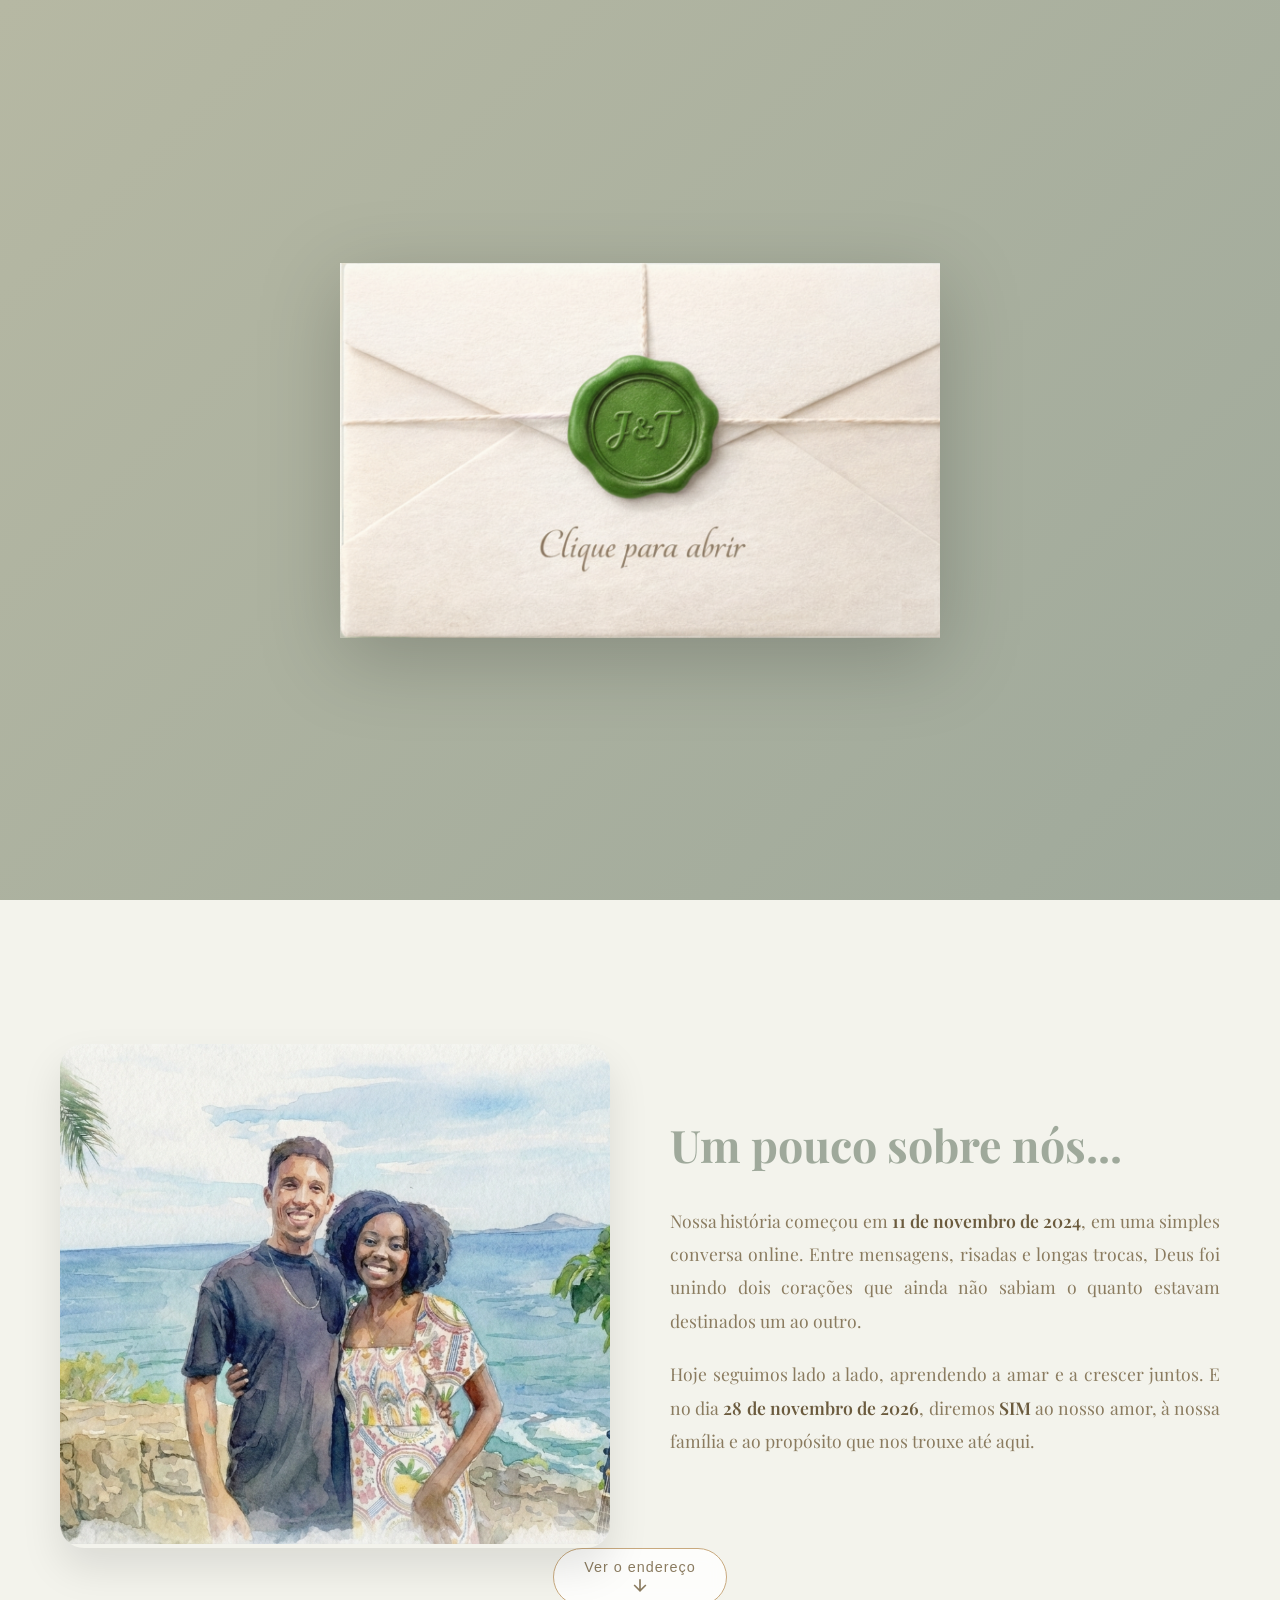
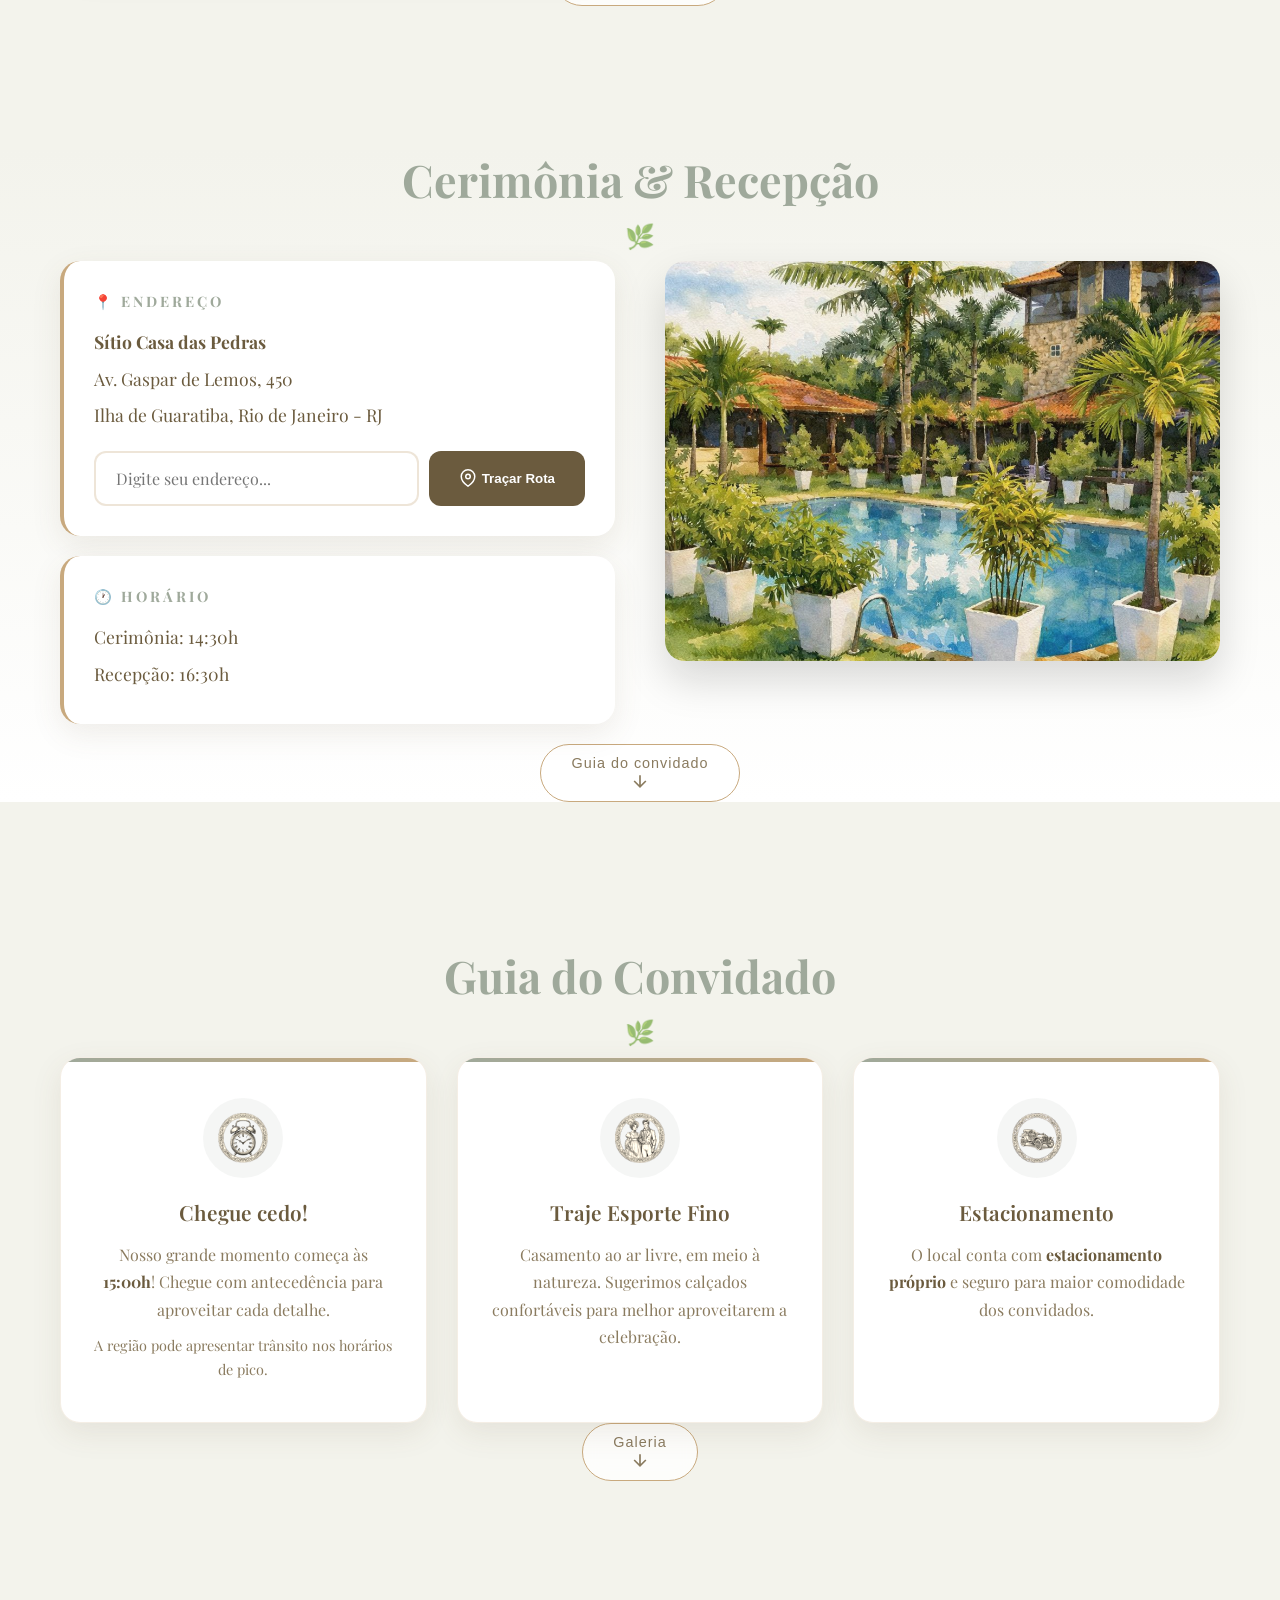
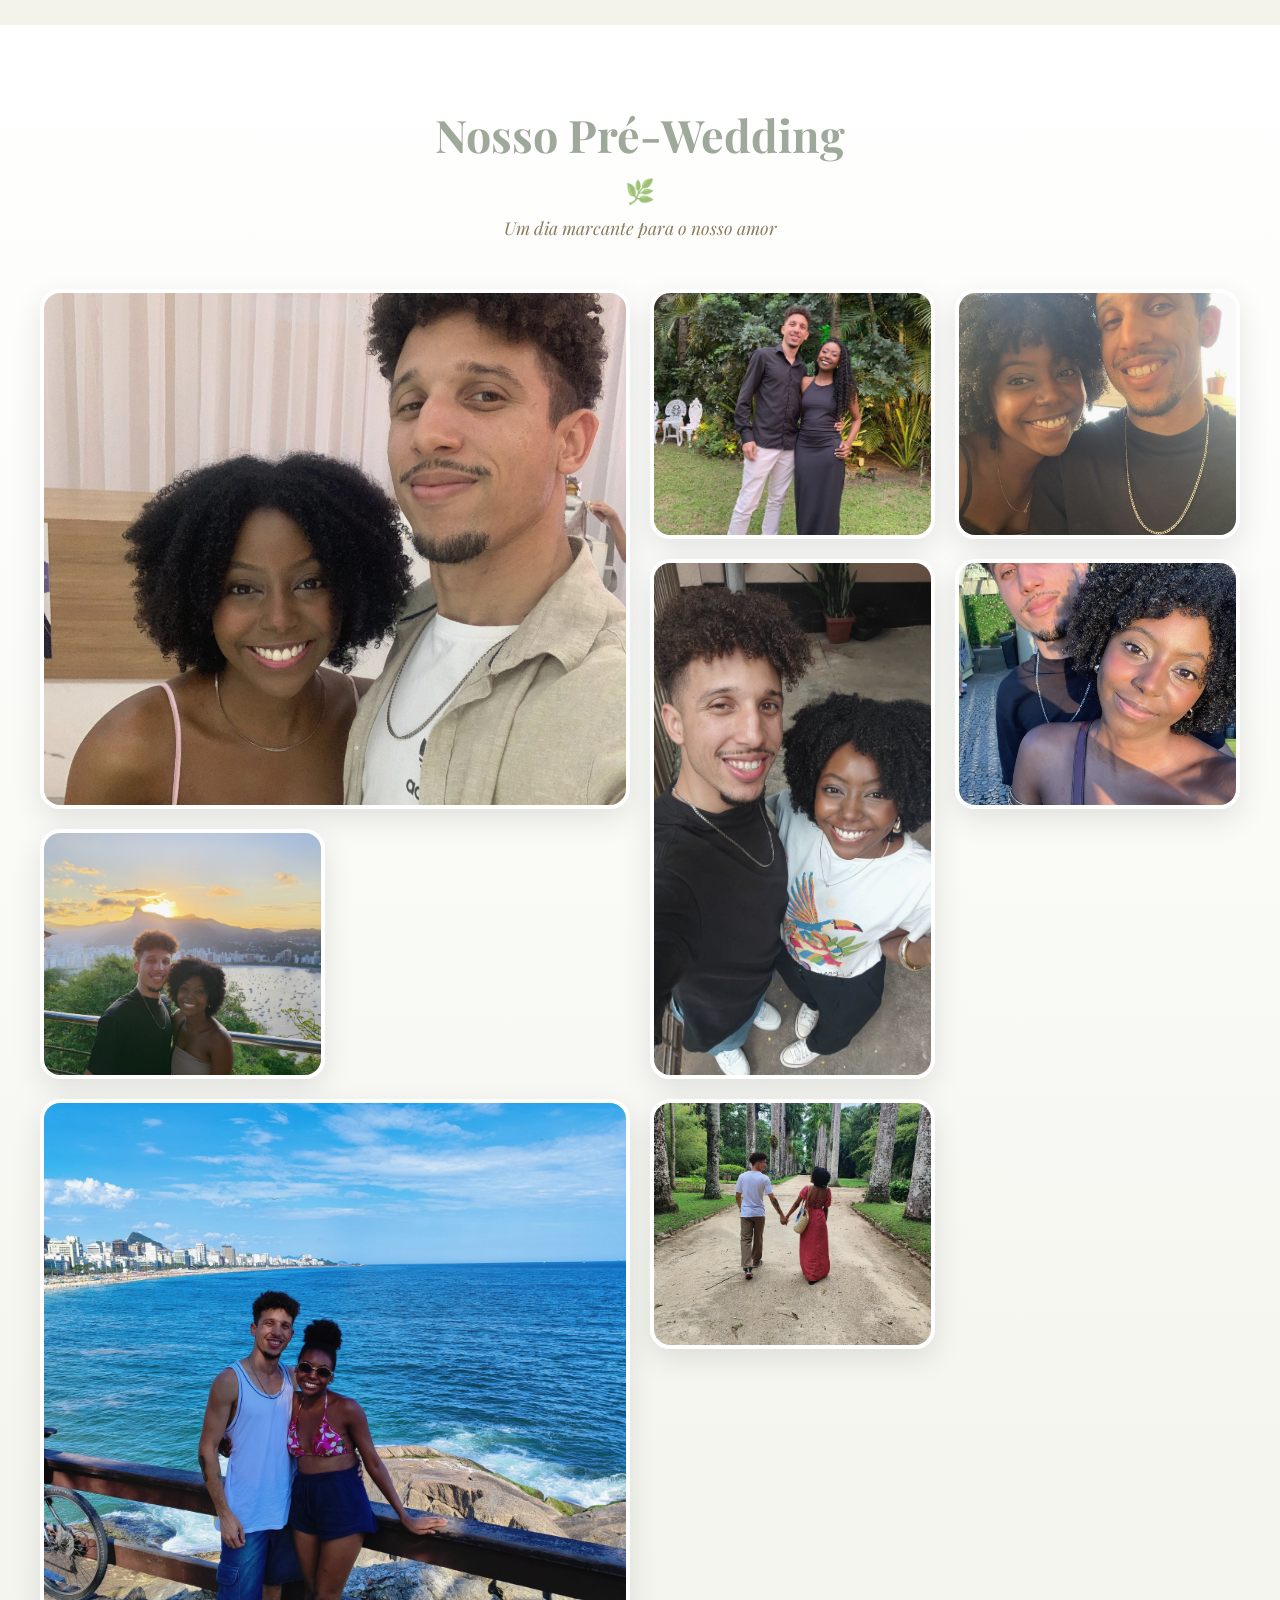
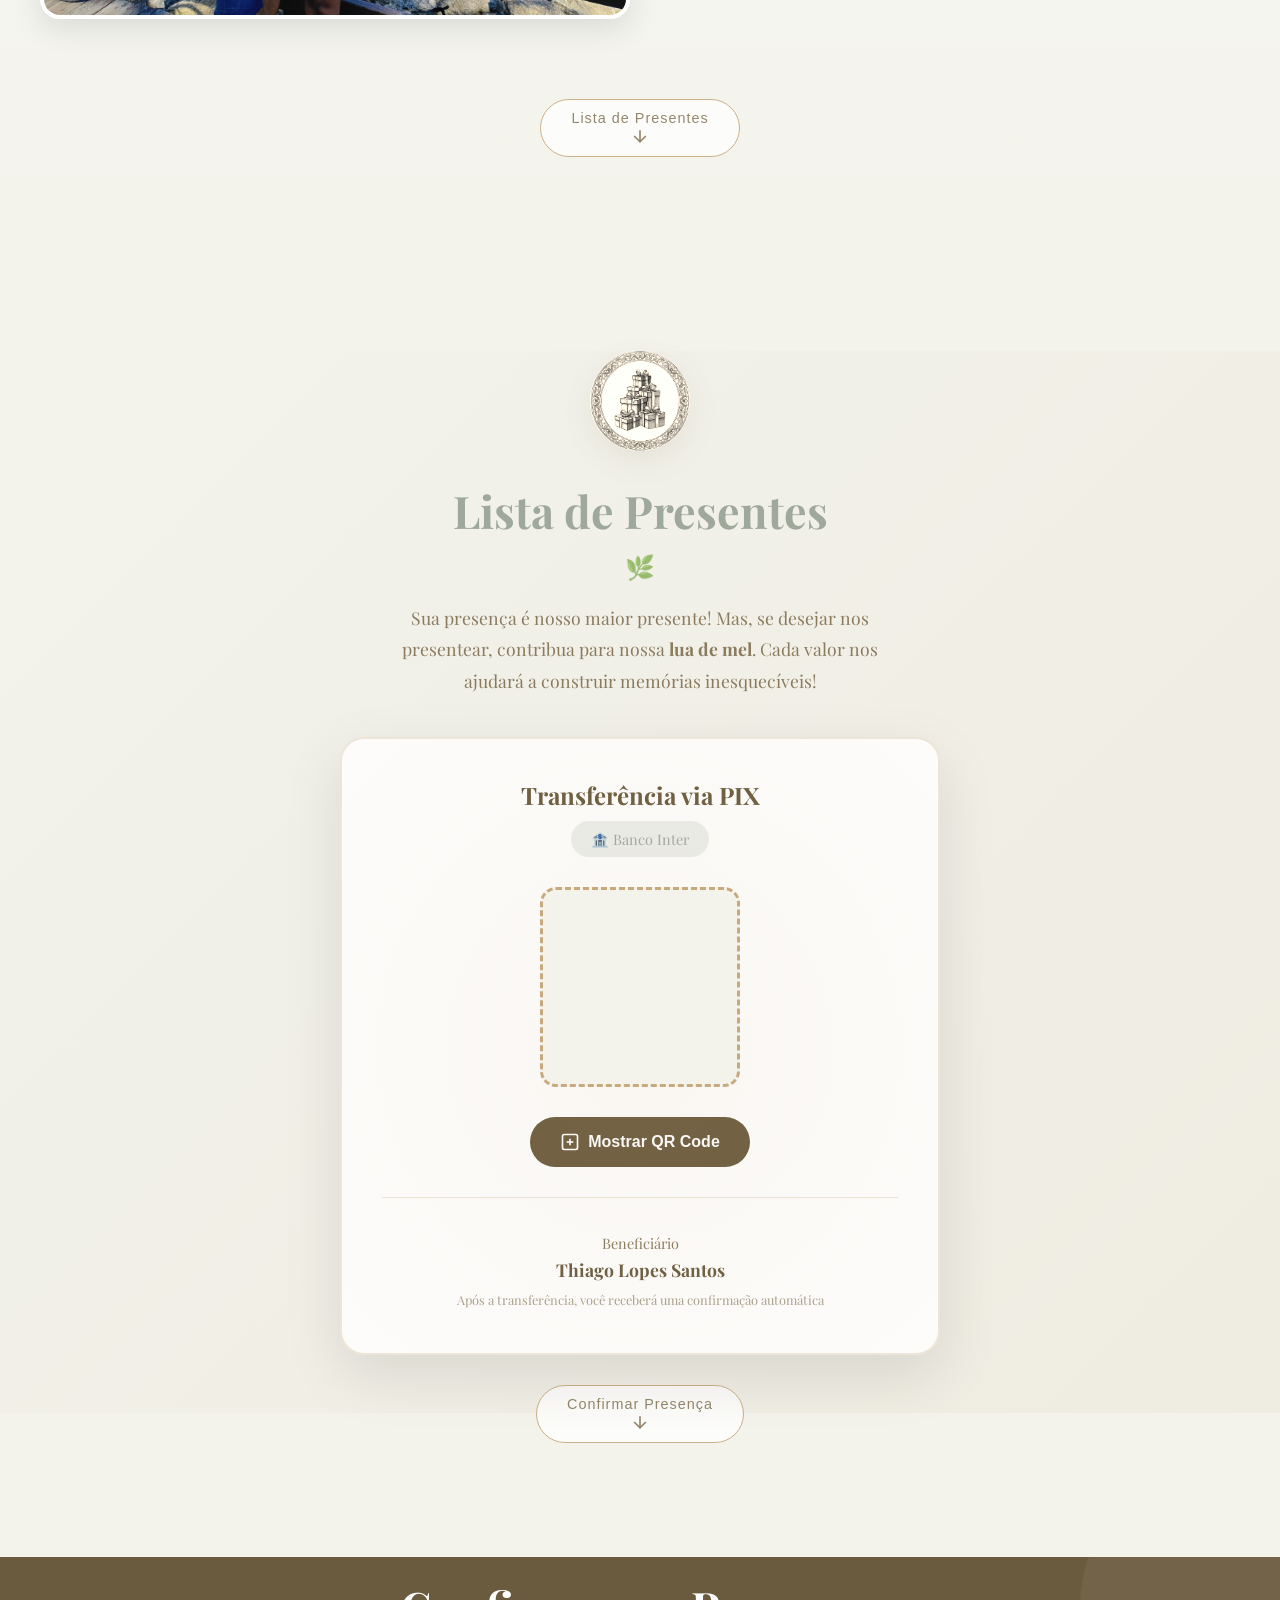
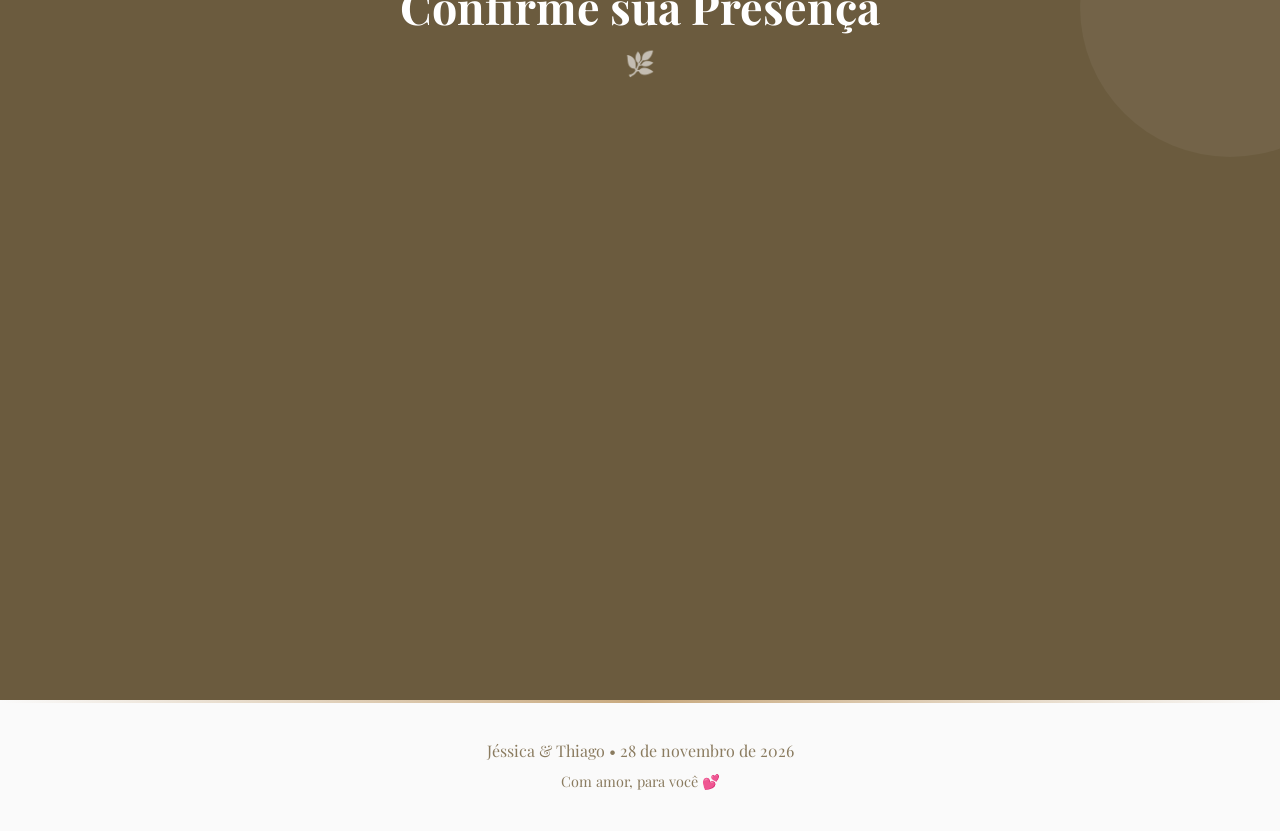
<file: index.html>
<!doctype html>
<html lang="pt-br">
    <head>
        <meta charset="UTF-8" />
        <title>Jéssica & Thiago | Nosso Casamento</title>
        <meta name="viewport" content="width=device-width, initial-scale=1.0" />
        
        <link rel="icon" sizes="180x180" href="LOGO2.1.png" />
        
        <link rel="preconnect" href="https://fonts.googleapis.com">
        <link rel="preconnect" href="https://fonts.gstatic.com" crossorigin>
        <link href="https://fonts.googleapis.com/css2?family=Playfair+Display:ital,wght@0,400..900;1,400..900&display=swap" rel="stylesheet">
        
        <link rel="stylesheet" href="style.css" />
    </head>
    <body>
    <!-- CARTA -->
    <div class="cover" id="cover">
        <div class="invite">
            <button onclick="abrirConvite()" aria-label="Abrir convite"></button>
        </div>
    </div>

    <!-- HOME -->
    <section class="home">
        <!-- TOPO AQUARELA -->
        <div class="top-image">
            <img src="images/topbanner.png" alt="Ilustração em aquarela">
        </div>
        
        <!-- PRIMEIRA TELA REAL -->
        <div class="hero">
            <h1 class="reveal">Jéssica & Thiago</h1>
            <p class="reveal delay-1">
                Com o coração cheio de amor, convidamos você para celebrar esse lindo momento conosco!
            </p>
            <span class="date reveal delay-2">
                28 • Novembro • 2026
            </span> 
            
            <div class="countdown reveal delay-3">
                <div class="time-box">
                    <span id="days">00</span>
                    <small>Dias</small>
                </div>
    
                <div class="time-box">
                    <span id="hours">00</span>
                    <small>Horas</small>
                </div>
    
                <div class="time-box">
                    <span id="minutes">00</span>
                    <small>Min</small>
                </div>
    
                <div class="time-box">
                    <span id="seconds">00</span>
                    <small>Seg</small>
                </div>
            </div>
            <button class="scroll-indicator reveal delay-3" data-scroll="next" aria-label="Descer">
                <span>Nossa História</span>
                <svg width="20" height="20" viewBox="0 0 24 24" fill="none" stroke="currentColor" stroke-width="2">
                    <path d="M12 5v14M19 12l-7 7-7-7"/>
                </svg>
            </button>
        </div>
    </section>

    <div class="floral-divider"></div>

    <!-- Nossa História -->
    <section class="story">
        <!-- <div class="floral-corner top-left"></div> -->
        <!-- <div class="floral-corner bottom-right"></div> -->
        
        <div class="container story-container">
            <div class="story-image reveal">
                <img src="images/aqcasal.png" alt="Jéssica e Thiago">
            </div>

            <div class="story-text reveal delay-1">
                <h2>Um pouco sobre nós...</h2>

                <p>
                    Nossa história começou em <strong>11 de novembro de 2024</strong>, em uma simples conversa online.
                    Entre mensagens, risadas e longas trocas, Deus foi unindo dois corações que ainda não sabiam
                    o quanto estavam destinados um ao outro.
                </p>

                <p>
                    Hoje seguimos lado a lado, aprendendo a amar e a crescer juntos.
                    E no dia <strong>28 de novembro de 2026</strong>, diremos <strong>SIM</strong> ao nosso amor,
                    à nossa família e ao propósito que nos trouxe até aqui.
                </p>
            </div>
        </div>
        
        <button class="scroll-indicator reveal delay-3" data-scroll="next" aria-label="Descer">
            <span>Ver o endereço</span>
            <svg width="20" height="20" viewBox="0 0 24 24" fill="none" stroke="currentColor" stroke-width="2">
                <path d="M12 5v14M19 12l-7 7-7-7"/>
            </svg>
        </button>
    </section>

    <div class="floral-divider"></div>

    <!-- Cerimônia & Recepção -->
    <section class="local">
        <div class="container">
            <h2 class="reveal">Cerimônia & Recepção</h2>

            <div class="local-grid">
                <!-- LADO ESQUERDO -->
                <div class="reveal delay-2">
                    <div class="info-item">
                        <h3>📍 Endereço</h3>
                        <p><strong>Sítio Casa das Pedras</strong></p>
                        <p>Av. Gaspar de Lemos, 450</p>
                        <p>Ilha de Guaratiba, Rio de Janeiro - RJ</p>
                        <div class="route-box reveal delay-3">
                            <input 
                                type="text" 
                                id="origin" 
                                placeholder="Digite seu endereço..."
                            >
                            <button onclick="tracarRota()">
                                <svg width="18" height="18" viewBox="0 0 24 24" fill="none" stroke="currentColor" stroke-width="2" style="margin-right: 5px;">
                                    <path d="M21 10c0 7-9 13-9 13s-9-6-9-13a9 9 0 0 1 18 0z"></path>
                                    <circle cx="12" cy="10" r="3"></circle>
                                </svg>
                                Traçar Rota
                            </button>
                        </div>
                    </div>
                    
                    <div class="info-item">
                        <h3>🕐 Horário</h3>
                        <p>Cerimônia: 14:30h</p>
                        <p>Recepção: 16:30h</p>
                    </div>

                </div>
                
                <!-- LADO DIREITO -->
                <div class="reveal delay-2">
                    <img 
                        class="local-image" 
                        src="images/local-photo.jpeg" 
                        alt="Foto do local do casamento"
                    >
                </div>
            </div>
        </div>
        
        <button class="scroll-indicator reveal delay-3" data-scroll="next" aria-label="Descer">
            <span>Guia do convidado</span>
            <svg width="20" height="20" viewBox="0 0 24 24" fill="none" stroke="currentColor" stroke-width="2">
                <path d="M12 5v14M19 12l-7 7-7-7"/>
            </svg>
        </button>
    </section>

    <div class="floral-divider"></div>

    <!-- Guia do Convidado-->
    <section class="manual-classico">
        <div class="container">
            <h2 class="reveal">Guia do Convidado</h2>
            
            <div class="lista-ilustrada">

                <div class="item-manual reveal delay-1">
                    <div class="image-icon">
                        <img src="images/time.png" alt="Ícone Relógio">
                    </div>
                    <div class="texto-manual">
                        <h3>Chegue cedo!</h3>
                        <p>Nosso grande momento começa às <strong>15:00h</strong>! Chegue com antecedência para aproveitar cada detalhe.</p>
                        <p style="margin-top: 10px; font-size: 0.9rem;">A região pode apresentar trânsito nos horários de pico.</p>
                    </div>
                </div>
                
                <div class="item-manual reveal delay-1">
                    <div class="image-icon">
                        <img src="images/dressCode.png" alt="Ícone Traje"> 
                    </div>
                    <div class="texto-manual">
                        <h3>Traje Esporte Fino</h3>
                        <p>Casamento ao ar livre, em meio à natureza. Sugerimos calçados confortáveis para melhor aproveitarem a celebração.</p>
                    </div>
                </div>
                
                <div class="item-manual reveal delay-1">
                    <div class="image-icon">
                        <img src="images/car.png" alt="Ícone Carro">
                    </div>
                    <div class="texto-manual">
                        <h3>Estacionamento</h3>
                        <p>O local conta com <strong>estacionamento próprio</strong> e seguro para maior comodidade dos convidados.</p>
                    </div>
                </div>

            </div>
        </div>
        
        <button class="scroll-indicator reveal delay-3" data-scroll="next" aria-label="Descer">
            <span>Galeria</span>
            <svg width="20" height="20" viewBox="0 0 24 24" fill="none" stroke="currentColor" stroke-width="2">
                <path d="M12 5v14M19 12l-7 7-7-7"/>
            </svg>
        </button>
    </section>

    <div class="floral-divider"></div>

    <!-- Galeria Pré-Wedding -->
    <section class="gallery-section">
        <!-- <div class="floral-corner top-left"></div> -->
        
        <div class="container">
            <h2 class="reveal">Nosso Pré-Wedding</h2>
            <p class="gallery-subtitle reveal delay-1">
                Um dia marcante para o nosso amor
            </p>

            <div class="gallery-grid reveal delay-2">
                <!-- Foto 1 - Grande -->
                <div class="gallery-item large" onclick="openLightbox(0)">
                    <img src="images/J&T1.jpg" alt="Pré-wedding Jéssica e Thiago - Foto 1">
                    <div class="gallery-overlay">
                        <span class="gallery-icon">🔍</span>
                        <p>Ver foto</p>
                    </div>
                </div>

                <!-- Foto 2 -->
                <div class="gallery-item" onclick="openLightbox(1)">
                    <img src="images/J&T2.jpg" alt="Pré-wedding Jéssica e Thiago - Foto 2">
                    <div class="gallery-overlay">
                        <span class="gallery-icon">🔍</span>
                    </div>
                </div>

                <!-- Foto 3 -->
                <div class="gallery-item" onclick="openLightbox(2)">
                    <img src="images/J&T3.jpg" alt="Pré-wedding Jéssica e Thiago - Foto 3">
                    <div class="gallery-overlay">
                        <span class="gallery-icon">🔍</span>
                    </div>
                </div>

                <!-- Foto 4 - Vertical -->
                <div class="gallery-item vertical" onclick="openLightbox(3)">
                    <img src="images/J&T4.jpg" alt="Pré-wedding Jéssica e Thiago - Foto 4">
                    <div class="gallery-overlay">
                        <span class="gallery-icon">🔍</span>
                    </div>
                </div>

                <!-- Foto 5 -->
                <div class="gallery-item" onclick="openLightbox(4)">
                    <img src="images/J&T5.jpg" alt="Pré-wedding Jéssica e Thiago - Foto 5">
                    <div class="gallery-overlay">
                        <span class="gallery-icon">🔍</span>
                    </div>
                </div>

                <!-- Foto 6 -->
                <div class="gallery-item" onclick="openLightbox(5)">
                    <img src="images/J&T6.jpg" alt="Pré-wedding Jéssica e Thiago - Foto 6">
                    <div class="gallery-overlay">
                        <span class="gallery-icon">🔍</span>
                    </div>
                </div>

                <!-- Foto 7 - Grande -->
                <div class="gallery-item large" onclick="openLightbox(6)">
                    <img src="images/J&T7.jpg" alt="Pré-wedding Jéssica e Thiago - Foto 7">
                    <div class="gallery-overlay">
                        <span class="gallery-icon">🔍</span>
                        <p>Ver foto</p>
                    </div>
                </div>

                <!-- Foto 8 -->
                <div class="gallery-item" onclick="openLightbox(7)">
                    <img src="images/J&T8.jpg" alt="Pré-wedding Jéssica e Thiago - Foto 8">
                    <div class="gallery-overlay">
                        <span class="gallery-icon">🔍</span>
                    </div>
                </div>
            </div>

            <button class="scroll-indicator reveal delay-3" data-scroll="next" aria-label="Descer">
                <span>Lista de Presentes</span>
                <svg width="20" height="20" viewBox="0 0 24 24" fill="none" stroke="currentColor" stroke-width="2">
                    <path d="M12 5v14M19 12l-7 7-7-7"/>
                </svg>
            </button>
        </div>
        
                
    </section>

    <div class="floral-divider"></div>
    
    <!-- Presentes Melhorado -->
    <section class="gifts">        
        <div class="container gifts-container">
            <div class="gifts-icon"><img src="images/gift.png" alt=""></div>
            <h2>Lista de Presentes</h2>
            <p>
                Sua presença é nosso maior presente! Mas, se desejar nos presentear, 
                contribua para nossa <strong>lua de mel</strong>. Cada valor nos ajudará 
                a construir memórias inesquecíveis!
            </p>

            <div class="pix-card" id="pix-card">
                <div class="pix-header">
                    <h3>Transferência via PIX</h3>
                    <span class="pix-bank">🏦 Banco Inter</span>
                </div>

                <div id="qrcode-container" class="pix-qrcode" style="display: none;">
                    <!-- QR Code será inserido aqui -->
                </div>

                <div id="pix-placeholder" class="pix-qrcode">
                    <span style="font-size: 4rem;"></span>
                </div>

                <div class="pix-key-box" id="pix-key-box" style="display: none;">
                    <div class="pix-key-label">Chave PIX (CPF)</div>
                    <div class="pix-key" id="pix-key-display">***.702.367-**</div>
                </div>

                <div class="pix-buttons">
                    <button class="btn-pix btn-pix-primary" id="btn-mostrar" onclick="mostrarPix()">
                        <svg width="20" height="20" viewBox="0 0 24 24" fill="none" stroke="currentColor" stroke-width="2">
                            <rect x="3" y="3" width="18" height="18" rx="2" ry="2"></rect>
                            <line x1="8" y1="12" x2="16" y2="12"></line>
                            <line x1="12" y1="8" x2="12" y2="16"></line>
                        </svg>
                        Mostrar QR Code
                    </button>
                    
                    <button class="btn-pix btn-pix-secondary" id="btn-copiar" onclick="copiarPix()" style="display: none;">
                        <svg width="20" height="20" viewBox="0 0 24 24" fill="none" stroke="currentColor" stroke-width="2">
                            <rect x="9" y="9" width="13" height="13" rx="2" ry="2"></rect>
                            <path d="M5 15H4a2 2 0 0 1-2-2V4a2 2 0 0 1 2-2h9a2 2 0 0 1 2 2v1"></path>
                        </svg>
                        Copiar Código
                    </button>
                </div>

                <div class="pix-info">
                    <p>Beneficiário</p>
                    <strong>Thiago Lopes Santos</strong>
                    <p style="margin-top: 10px; font-size: 0.8rem; opacity: 0.7;">
                        Após a transferência, você receberá uma confirmação automática
                    </p>
                </div>
            </div>
        </div>
        
        <button class="scroll-indicator reveal delay-3" data-scroll="next" aria-label="Descer">
            <span>Confirmar Presença</span>
            <svg width="20" height="20" viewBox="0 0 24 24" fill="none" stroke="currentColor" stroke-width="2">
                <path d="M12 5v14M19 12l-7 7-7-7"/>
            </svg>
        </button>
    </section>

    <div class="floral-divider"></div>

    <!-- RSVP -->
    <section class="rsvp">
        <div class="container">
            <h2>Confirme sua Presença</h2>
            <p class="rsvp-subtitle reveal">
                Sua presença tornará nosso dia ainda mais especial.
                Pedimos que confirme até <strong>01 de Novembro de 2026</strong>.
            </p>

            <form class="rsvp-form reveal delay-1" id="rsvp-form">

                <div class="form-group">
                    <label>Nome completo</label>
                    <input type="text" placeholder="Digite seu nome completo" required>
                </div>

                <div class="form-group">
                    <label>Celular</label>
                    <input type="tel" placeholder="(00) 00000-0000" required>
                </div>

                <div class="form-group">
                    <label>Acompanhante (se houver)</label>
                    <input type="text" placeholder="Nome do acompanhante">
                </div>

                <div class="form-group">
                    <label>Você poderá comparecer?</label>
                    <select required>
                        <option value="">Selecione uma opção</option>
                        <option value="sim">Sim, estarei presente! 🎉</option>
                        <option value="nao">Infelizmente não poderei comparecer</option>
                    </select>
                </div>

                <button type="submit" class="rsvp-button">
                    Confirmar Presença
                </button>

            </form>

        </div>
    </section>

    <footer class="footer">
        <p>Jéssica & Thiago • 28 de novembro de 2026</p>
        <p style="margin-top: 10px; font-size: 0.9rem;">Com amor, para você 💕</p>
    </footer>
    <script src="script.js"></script>
    </body>
</html>
</file>
<file: style.css>
/* =========================
    VARIÁVEIS E RESET
========================= */
:root {
    --primary: #6b5b3e;
    --primary-light: #8a7b5f;
    --secondary: #9fa99b;
    --accent: #c8a97e;
    --bg-cream: #f3f3ec;
    --bg-light: #fafafa;
    --text-dark: #3d3d3d;
    --white: #ffffff;
    --shadow: rgba(107, 91, 62, 0.1);
}

* {
    margin: 0;
    padding: 0;
    box-sizing: border-box;
}

body {
    font-family: 'Playfair Display', serif;
    color: var(--primary);
    background-color: var(--bg-cream);
    overflow-x: hidden;
}

/* =========================
    DECORAÇÃO FLORAL
========================= */
.floral-divider {
    width: 100%;
    height: 80px;
    background: url('https://img.freepik.com/psd-gratuitas/desenho-de-borda-de-casamento-em-aquarela_23-2151179952.jpg') center/contain repeat-x;
    opacity: 0.6;
    margin: 2rem 0;
}

.floral-corner {
    position: absolute;
    width: 200px;
    height: 200px;
    background-size: contain;
    background-repeat: no-repeat;
    opacity: 0.4;
    pointer-events: none;
    z-index: 1;
}

.floral-corner.top-left {
    top: -50px;
    left: -50px;
    background-image: url('https://media.istockphoto.com/id/1372114702/vector/watercolor-vector-frame-with-green-forest-foliage-floral-illustration-for-greetings.jpg?s=612x612&w=0&k=20&c=4Sspul696vdslxmXNCAaszYCunacXrk9898C7dKoSok=');
    transform: rotate(0deg);
}

.floral-corner.top-right {
    top: -50px;
    right: -50px;
    background-image: url('https://media.istockphoto.com/id/1372114702/vector/watercolor-vector-frame-with-green-forest-foliage-floral-illustration-for-greetings.jpg?s=612x612&w=0&k=20&c=4Sspul696vdslxmXNCAaszYCunacXrk9898C7dKoSok=');
    transform: scaleX(-1);
}

.floral-corner.bottom-left {
    bottom: -50px;
    left: -50px;
    background-image: url('https://media.istockphoto.com/id/1372114702/vector/watercolor-vector-frame-with-green-forest-foliage-floral-illustration-for-greetings.jpg?s=612x612&w=0&k=20&c=4Sspul696vdslxmXNCAaszYCunacXrk9898C7dKoSok=');
    transform: rotate(90deg);
}

.floral-corner.bottom-right {
    bottom: -50px;
    right: -50px;
    background-image: url('https://media.istockphoto.com/id/1372114702/vector/watercolor-vector-frame-with-green-forest-foliage-floral-illustration-for-greetings.jpg?s=612x612&w=0&k=20&c=4Sspul696vdslxmXNCAaszYCunacXrk9898C7dKoSok=');
    transform: scaleX(-1) rotate(90deg);
}

/* =========================
    CARTA DE CONVITE
========================= */
.cover {
    position: fixed;
    inset: 0;
    background: linear-gradient(135deg, #b6b8a3 0%, #9fa99b 100%);
    display: flex;
    align-items: center;
    justify-content: center;
    z-index: 1000;
    transition: opacity 0.8s ease, transform 0.8s ease;
}

.cover.open {
    opacity: 0;
    transform: scale(1.05);
    pointer-events: none;
}

.invite {
    width: 600px;
    height: 400px;
    background-image: url("images/carta2.png");
    background-size: contain;
    background-repeat: no-repeat;
    background-position: center;
    position: relative;
    filter: drop-shadow(0 20px 40px rgba(0,0,0,0.2));
    animation: floatInvite 3s ease-in-out infinite;
}

@keyframes floatInvite {
    0%, 100% { transform: translateY(0); }
    50% { transform: translateY(-10px); }
}

.invite button {
    position: absolute;
    top: 50%;
    left: 50%;
    width: 160px;
    height: 160px;
    transform: translate(-50%, -50%);
    border: none;
    background: transparent;
    cursor: pointer;
    transition: transform 0.3s;
}

.invite button:hover {
    transform: translate(-50%, -50%) scale(1.1);
}

/* =========================
    HOME / HERO
========================= */
.home {
    min-height: 100vh;
    position: relative;
    background: var(--bg-cream);
}

.top-image {
    display: flex;
    justify-content: center;
    align-items: center;
    width: 100%;
    height: 50vh;
    overflow: hidden;
    position: relative;
}

.top-image::after {
    content: '';
    position: absolute;
    bottom: 0;
    left: 0;
    right: 0;
    height: 100px;
    background: linear-gradient(to bottom, transparent, var(--bg-cream));
}

.top-image img {
    width: 100%;
    height: 100%;
    object-position: bottom;
    object-fit: cover;
    filter: saturate(0.9) contrast(0.95);
}

.hero {
    margin-top: -120px;
    padding: 40px 20px;
    text-align: center;
    position: relative;
    z-index: 2;
}

.hero h1 {
    font-size: clamp(2.5rem, 6vw, 4rem);
    font-weight: 400;
    margin-bottom: 20px;
    color: var(--primary);
    letter-spacing: 2px;
}

.hero p {
    font-size: 1.2rem;
    max-width: 600px;
    line-height: 1.8;
    color: var(--primary-light);
    margin: 0 auto 20px;
    font-style: italic;
}

.hero .date {
    display: inline-block;
    font-size: 1.3rem;
    letter-spacing: 4px;
    color: var(--secondary);
    padding: 10px 30px;
    border: 2px solid var(--accent);
    border-radius: 50px;
    /* margin-bottom: 30px; */
    background: rgba(255,255,255,0.5);
    backdrop-filter: blur(10px);
}

/* CONTAGEM REGRESSIVA MELHORADA */
.countdown {
    display: flex;
    justify-content: center;
    align-items: center;
    gap: 20px;
    margin: 10px 0;
    flex-wrap: wrap;
}

.time-box {
    background: var(--white);
    color: var(--primary);
    padding: 10px 25px;
    border-radius: 16px;
    min-width: 90px;
    text-align: center;
    box-shadow: 0 10px 30px var(--shadow);
    border: 1px solid rgba(200, 169, 126, 0.3);
    transition: transform 0.3s, box-shadow 0.3s;
}

.time-box:hover {
    transform: translateY(-5px);
    box-shadow: 0 15px 40px rgba(107, 91, 62, 0.15);
}

.time-box span {
    display: block;
    font-size: 2.5rem;
    font-weight: 600;
    font-family: 'Cormorant Garamond', serif;
    color: var(--primary);
}

.time-box small {
    font-size: 0.8rem;
    letter-spacing: 2px;
    text-transform: uppercase;
    color: var(--primary-light);
}

/* ANIMAÇÕES */
.reveal {
    opacity: 0;
    transform: translateY(30px);
    transition: opacity 0.8s ease, transform 0.8s ease;
}

.reveal.active {
    opacity: 1;
    transform: translateY(0);
}

.delay-1 { transition-delay: 0.2s; }
.delay-2 { transition-delay: 0.4s; }
.delay-3 { transition-delay: 0.6s; }

/* SCROLL INDICATOR MELHORADO */
.scroll-indicator {
    display: flex;
    flex-direction: column;
    align-items: center;
    gap: 0px;
    margin: 0 auto;
    padding: 10px 30px;
    font-size: 0.9rem;
    color: var(--primary-light);
    background: rgba(255,255,255,0.8);
    border: 1px solid var(--accent);
    border-radius: 50px;
    cursor: pointer;
    opacity: 0.9;
    transition: all 0.3s;
    backdrop-filter: blur(10px);
    animation: float 2.2s ease-in-out infinite;
}

.scroll-indicator:hover {
    background: var(--primary);
    color: var(--white);
    transform: translateY(-3px);
    box-shadow: 0 10px 20px rgba(107, 91, 62, 0.2);
}

.scroll-indicator span {
    font-weight: 500;
    letter-spacing: 1px;
}

@keyframes float {
    0%, 100% { transform: translateY(0); }
    50% { transform: translateY(8px); }
}

/* =========================
    SEÇÕES GERAIS
========================= */
section {
    position: relative;
}

.container {
    max-width: 1200px;
    margin: 0 auto;
    position: relative;
    z-index: 2;
}

h2 {
    font-size: clamp(2rem, 4vw, 2.8rem);
    margin-bottom: 10px;
    color: var(--secondary);
    text-align: center;
    position: relative;
    display: inline-block;
    width: 100%;
}

h2::after {
    content: '🌿';
    display: block;
    font-size: 1.5rem;
    margin-top: 10px;
    opacity: 0.6;
}

/* =========================
    NOSSA HISTÓRIA
========================= */
.story {
    background: var(--bg-cream);
    position: relative;
}

.story-container {
    display: grid;
    grid-template-columns: 1fr 1fr;
    gap: 60px;
    padding: 0 20px;
    align-items: center;
}

.story-image {
    position: relative;
    border-radius: 24px;
    overflow: hidden;
    box-shadow: 0 20px 40px rgba(0,0,0,0.1);
}

.story-image::before {
    content: '';
    position: absolute;
    inset: -10px;
    border: 2px solid var(--accent);
    border-radius: 28px;
    z-index: -1;
    opacity: 0.5;
}

.story-image img {
    width: 100%;
    height: 500px;
    object-fit: cover;
    filter: saturate(0.85) contrast(0.95);
    transition: transform 0.5s;
}

.story-image:hover img {
    transform: scale(1.05);
}

.story-text h2 {
    text-align: left;
    margin-bottom: 30px;
}

.story-text h2::after {
    display: none;
}

.story-text p {
    margin-bottom: 20px;
    line-height: 1.9;
    font-size: 1.1rem;
    color: var(--primary-light);
    text-align: justify;
}

.story-text strong {
    color: var(--primary);
    font-weight: 600;
}

/* =========================
    LOCAL
========================= */
.local {
    background: linear-gradient(to bottom, var(--bg-cream), var(--white));
    position: relative;
}

.local-grid {
    display: grid;
    grid-template-columns: 1fr 1fr;
    gap: 50px;
    padding: 0 20px;
    align-items: start;
}

.info-item {
    background: var(--white);
    padding: 30px;
    border-radius: 20px;
    box-shadow: 0 10px 30px var(--shadow);
    margin-bottom: 20px;
    border-left: 4px solid var(--accent);
}

.info-item h3 {
    font-size: 0.9rem;
    text-transform: uppercase;
    letter-spacing: 3px;
    color: var(--secondary);
    margin-bottom: 15px;
}

.info-item p {
    font-size: 1.1rem;
    color: var(--primary);
    line-height: 1.8;
    margin: 5px 0;
}

.route-box {
    display: flex;
    gap: 10px;
    margin-top: 20px;
}

.route-box input {
    flex: 1;
    padding: 15px 20px;
    border-radius: 12px;
    border: 2px solid rgba(200, 169, 126, 0.3);
    font-size: 1rem;
    font-family: inherit;
    transition: border-color 0.3s;
}

.route-box input:focus {
    outline: none;
    border-color: var(--accent);
}

.route-box button {
    padding: 15px 30px;
    border: none;
    background: var(--primary);
    color: var(--white);
    border-radius: 12px;
    cursor: pointer;
    font-weight: 600;
    transition: all 0.3s;
    display: flex;
    align-items: center;
    white-space: nowrap;
}

.route-box button:hover {
    background: var(--primary-light);
    transform: translateY(-2px);
    box-shadow: 0 5px 15px rgba(107, 91, 62, 0.3);
}

.local-image {
    width: 100%;
    height: 400px;
    object-fit: cover;
    border-radius: 20px;
    box-shadow: 0 20px 40px rgba(0,0,0,0.15);
    filter: saturate(0.85) contrast(0.95);
}

/* =========================
    GUIA DO CONVIDADO
========================= */
.manual-classico {
    background: var(--bg-cream);
    position: relative;
}

.lista-ilustrada {
    display: grid;
    grid-template-columns: repeat(3, 1fr);
    gap: 30px;
    padding: 0 20px;
}

.item-manual {
    background: var(--white);
    padding: 40px 30px;
    border-radius: 20px;
    text-align: center;
    box-shadow: 0 10px 30px var(--shadow);
    transition: transform 0.3s, box-shadow 0.3s;
    border: 1px solid rgba(200, 169, 126, 0.2);
    position: relative;
    overflow: hidden;
}

.item-manual::before {
    content: '';
    position: absolute;
    top: 0;
    left: 0;
    right: 0;
    height: 4px;
    background: linear-gradient(90deg, var(--secondary), var(--accent));
}

.item-manual:hover {
    transform: translateY(-10px);
    box-shadow: 0 20px 40px rgba(107, 91, 62, 0.15);
}

.image-icon {
    width: 80px;
    height: 80px;
    margin: 0 auto 20px;
    background: rgba(159, 169, 155, 0.1);
    border-radius: 50%;
    display: flex;
    align-items: center;
    justify-content: center;
    padding: 15px;
}

.image-icon img {
    width: 100%;
    height: 100%;
    object-fit: contain;
    filter: sepia(0.3);
}

.texto-manual h3 {
    color: var(--primary);
    font-size: 1.3rem;
    margin-bottom: 15px;
    font-weight: 600;
}

.texto-manual p {
    color: var(--primary-light);
    font-size: 1rem;
    line-height: 1.7;
    margin: 0;
}

.texto-manual strong {
    color: var(--primary);
}

/* =========================
    GALERIA PRÉ-WEDDING
========================= */
.gallery-section {
    background: linear-gradient(to bottom, var(--white), var(--bg-cream));
    position: relative;
    padding: 80px 20px;
}

.gallery-section .container {
    max-width: 1200px;
    margin: 0 auto;
}

.gallery-subtitle {
    text-align: center;
    color: var(--primary-light);
    font-size: 1.1rem;
    margin-bottom: 50px;
    font-style: italic;
}

/* Grid da Galeria - Layout Masonry */
.gallery-grid {
    display: grid;
    grid-template-columns: repeat(4, 1fr);
    grid-auto-rows: 250px;
    gap: 20px;
    margin-bottom: 50px;
}

.gallery-item {
    position: relative;
    border-radius: 20px;
    overflow: hidden;
    cursor: pointer;
    box-shadow: 0 10px 30px rgba(0,0,0,0.1);
    transition: transform 0.4s, box-shadow 0.4s;
    border: 4px solid var(--white);
}

.gallery-item:hover {
    transform: translateY(-5px) scale(1.02);
    box-shadow: 0 20px 40px rgba(0,0,0,0.2);
}

.gallery-item img {
    width: 100%;
    height: 100%;
    object-fit: cover;
    filter: saturate(0.9) contrast(0.95);
    transition: transform 0.5s;
}

.gallery-item:hover img {
    transform: scale(1.1);
}

/* Tamanhos especiais */
.gallery-item.large {
    grid-column: span 2;
    grid-row: span 2;
}

.gallery-item.vertical {
    grid-row: span 2;
}

/* Overlay */
.gallery-overlay {
    position: absolute;
    inset: 0;
    background: linear-gradient(to top, rgba(107, 91, 62, 0.8), transparent);
    display: flex;
    flex-direction: column;
    align-items: center;
    justify-content: flex-end;
    padding: 30px;
    opacity: 0;
    transition: opacity 0.3s;
}

.gallery-item:hover .gallery-overlay {
    opacity: 1;
}

.gallery-icon {
    font-size: 2rem;
    margin-bottom: 10px;
}

.gallery-overlay p {
    color: var(--white);
    font-size: 0.9rem;
    letter-spacing: 2px;
    text-transform: uppercase;
}

/* CTA Instagram */
.gallery-cta {
    text-align: center;
    padding: 40px;
    background: var(--white);
    border-radius: 20px;
    box-shadow: 0 10px 30px var(--shadow);
    max-width: 500px;
    margin: 0 auto;
}

.gallery-cta p {
    color: var(--primary-light);
    margin-bottom: 20px;
    font-size: 1.1rem;
}

.btn-instagram {
    display: inline-flex;
    align-items: center;
    gap: 10px;
    padding: 15px 30px;
    background: linear-gradient(45deg, #f09433 0%, #e6683c 25%, #dc2743 50%, #cc2366 75%, #bc1888 100%);
    color: var(--white);
    text-decoration: none;
    border-radius: 50px;
    font-weight: 600;
    transition: transform 0.3s, box-shadow 0.3s;
}

.btn-instagram:hover {
    transform: translateY(-3px);
    box-shadow: 0 10px 20px rgba(220, 39, 67, 0.3);
}

/* =========================
    LIGHTBOX
========================= */
.lightbox {
    display: none;
    position: fixed;
    inset: 0;
    background: rgba(0, 0, 0, 0.95);
    z-index: 9999;
    justify-content: center;
    align-items: center;
    padding: 20px;
    backdrop-filter: blur(10px);
}

.lightbox.active {
    display: flex;
    animation: fadeIn 0.3s;
}

@keyframes fadeIn {
    from { opacity: 0; }
    to { opacity: 1; }
}

.lightbox-close {
    position: absolute;
    top: 30px;
    right: 30px;
    width: 50px;
    height: 50px;
    background: rgba(255,255,255,0.1);
    border: none;
    border-radius: 50%;
    color: var(--white);
    font-size: 1.5rem;
    cursor: pointer;
    display: flex;
    align-items: center;
    justify-content: center;
    transition: background 0.3s;
    z-index: 10;
}

.lightbox-close:hover {
    background: rgba(255,255,255,0.2);
}

.lightbox-nav {
    position: absolute;
    top: 50%;
    transform: translateY(-50%);
    width: 60px;
    height: 60px;
    background: rgba(255,255,255,0.1);
    border: none;
    border-radius: 50%;
    color: var(--white);
    cursor: pointer;
    display: flex;
    align-items: center;
    justify-content: center;
    transition: background 0.3s, transform 0.3s;
    z-index: 10;
}

.lightbox-nav:hover {
    background: rgba(255,255,255,0.2);
    transform: translateY(-50%) scale(1.1);
}

.lightbox-nav.prev {
    left: 30px;
}

.lightbox-nav.next {
    right: 30px;
}

.lightbox-content {
    max-width: 90%;
    max-height: 90%;
    text-align: center;
}

.lightbox-content img {
    max-width: 100%;
    max-height: 80vh;
    border-radius: 10px;
    box-shadow: 0 20px 60px rgba(0,0,0,0.5);
    border: 5px solid var(--white);
}

.lightbox-caption {
    margin-top: 20px;
    color: var(--white);
}

.lightbox-caption p:first-child {
    font-size: 0.9rem;
    opacity: 0.7;
    margin-bottom: 5px;
}

.lightbox-caption p:last-child {
    font-size: 1.2rem;
    font-family: 'Cormorant Garamond', serif;
    font-style: italic;
}

/* Responsividade Galeria */
@media (max-width: 968px) {
    .gallery-grid {
        grid-template-columns: repeat(2, 1fr);
        grid-auto-rows: 200px;
    }
    
    .gallery-item.large {
        grid-column: span 2;
        grid-row: span 2;
    }
}

@media (max-width: 768px) {
    .gallery-grid {
        grid-template-columns: 1fr;
        grid-auto-rows: 300px;
    }
    
    .gallery-item.large,
    .gallery-item.vertical {
        grid-column: span 1;
        grid-row: span 1;
    }
    
    .lightbox-nav {
        width: 45px;
        height: 45px;
    }
    
    .lightbox-nav.prev {
        left: 10px;
    }
    
    .lightbox-nav.next {
        right: 10px;
    }
    
    .lightbox-close {
        top: 15px;
        right: 15px;
    }
}

/* =========================
    PRESENTES 
========================= */
.gifts {
    background: linear-gradient(135deg, var(--bg-cream) 0%, rgba(200, 169, 126, 0.1) 100%);
    text-align: center;
    position: relative;
    padding: 0px 20px;
}

.gifts-container {
    max-width: 600px;
    margin: 0 auto;
    position: relative;
}

.gifts-icon img {
    width: 100px;
    height: 100px;
    margin: 0 auto 30px;
    background: var(--white);
    border-radius: 50%;
    display: flex;
    align-items: center;
    justify-content: center;
    box-shadow: 0 10px 30px var(--shadow);
    filter: sepia(0.3);
    font-size: 3rem;
}

.gifts h2 {
    margin-bottom: 20px;
}

.gifts > .container > p {
    max-width: 500px;
    margin: 0 auto 40px;
    color: var(--primary-light);
    font-size: 1.1rem;
    line-height: 1.8;
}

/* CARD PIX ELEGANTE */
.pix-card {
    background: var(--white);
    border-radius: 24px;
    padding: 40px;
    box-shadow: 0 20px 60px rgba(0,0,0,0.1);
    border: 2px solid rgba(200, 169, 126, 0.3);
    position: relative;
    overflow: hidden;
}

.pix-card::before {
    content: '';
    position: absolute;
    top: -50%;
    left: -50%;
    width: 200%;
    height: 200%;
    background: radial-gradient(circle, rgba(200, 169, 126, 0.1) 0%, transparent 70%);
    pointer-events: none;
}

.pix-header {
    margin-bottom: 30px;
}

.pix-header h3 {
    color: var(--primary);
    font-size: 1.5rem;
    margin-bottom: 10px;
}

.pix-bank {
    display: inline-flex;
    align-items: center;
    gap: 10px;
    background: rgba(159, 169, 155, 0.2);
    padding: 8px 20px;
    border-radius: 50px;
    font-size: 0.9rem;
    color: var(--secondary);
}

.pix-qrcode {
    width: 200px;
    height: 200px;
    margin: 30px auto;
    background: var(--bg-cream);
    border-radius: 16px;
    display: flex;
    align-items: center;
    justify-content: center;
    border: 3px dashed var(--accent);
    position: relative;
}

.pix-qrcode img {
    width: 180px;
    height: 180px;
    border-radius: 8px;
}

.pix-key-box {
    background: rgba(200, 169, 126, 0.1);
    border-radius: 12px;
    padding: 20px;
    margin: 20px 0;
    border: 1px solid rgba(200, 169, 126, 0.3);
}

.pix-key-label {
    font-size: 0.8rem;
    text-transform: uppercase;
    letter-spacing: 2px;
    color: var(--secondary);
    margin-bottom: 8px;
}

.pix-key {
    font-family: 'Courier New', monospace;
    font-size: 0.9rem;
    color: var(--primary);
    word-break: break-all;
}

.pix-buttons {
    display: flex;
    gap: 15px;
    justify-content: center;
    flex-wrap: wrap;
}

.btn-pix {
    padding: 15px 30px;
    border-radius: 50px;
    border: none;
    font-size: 1rem;
    font-weight: 600;
    cursor: pointer;
    transition: all 0.3s;
    display: inline-flex;
    align-items: center;
    gap: 8px;
}

.btn-pix-primary {
    background: var(--primary);
    color: var(--white);
}

.btn-pix-primary:hover {
    background: var(--primary-light);
    transform: translateY(-2px);
    box-shadow: 0 10px 20px rgba(107, 91, 62, 0.3);
}

.btn-pix-secondary {
    background: transparent;
    color: var(--primary);
    border: 2px solid var(--primary);
}

.btn-pix-secondary:hover {
    background: var(--primary);
    color: var(--white);
}

.pix-info {
    margin-top: 30px;
    padding-top: 30px;
    border-top: 1px solid rgba(200, 169, 126, 0.3);
}

.pix-info p {
    margin: 5px 0;
    color: var(--primary-light);
    font-size: 0.9rem;
}

.pix-info strong {
    color: var(--primary);
    font-size: 1.1rem;
}

/* =========================
    RSVP MELHORADO
========================= */
.rsvp {
    background: var(--primary);
    color: var(--white);
    position: relative;
    overflow: hidden;
    padding: 20px;
}

.rsvp::before {
    content: '';
    position: absolute;
    top: -100px;
    right: -100px;
    width: 300px;
    height: 300px;
    background: rgba(255,255,255,0.05);
    border-radius: 50%;
}

.rsvp h2 {
    color: var(--white);
}

.rsvp h2::after {
    filter: brightness(10);
}

.rsvp-subtitle {
    color: rgba(255,255,255,0.8);
    margin-bottom: 40px;
    font-size: 1.1rem;
    text-align: center;
}

.rsvp-form {
    max-width: 600px;
    margin: 0 auto;
    display: flex;
    flex-direction: column;
    text-align: center;
    gap: 25px;
}

.form-group {
    text-align: left;
}

.form-group label {
    display: block;
    margin-bottom: 8px;
    font-size: 0.9rem;
    color: rgba(255,255,255,0.9);
    text-transform: uppercase;
    letter-spacing: 1px;
}

.form-group input,
.form-group select {
    width: 100%;
    padding: 18px;
    border: 2px solid rgba(255,255,255,0.2);
    border-radius: 12px;
    font-size: 1rem;
    font-family: inherit;
    background: rgba(255,255,255,0.1);
    color: var(--white);
    transition: all 0.3s;
}

.form-group input::placeholder {
    color: rgba(255,255,255,0.5);
}

.form-group input:focus,
.form-group select:focus {
    outline: none;
    border-color: var(--accent);
    background: rgba(255,255,255,0.15);
}

.rsvp-button {
    margin-top: 10px;
    padding: 20px;
    background: var(--accent);
    color: var(--primary);
    border: none;
    border-radius: 12px;
    font-size: 1.1rem;
    font-weight: 600;
    cursor: pointer;
    transition: all 0.3s;
}

.rsvp-button:hover {
    background: #d4b88a;
    transform: translateY(-2px);
    box-shadow: 0 10px 30px rgba(0,0,0,0.2);
}

.rsvp-success {
    padding: 50px;
    background: rgba(255,255,255,0.1);
    border-radius: 20px;
    backdrop-filter: blur(10px);
    border: 1px solid rgba(255,255,255,0.2);
}

.rsvp-success h3 {
    font-size: 2rem;
    margin-bottom: 15px;
}

.rsvp-success p {
    font-size: 1.2rem;
    opacity: 0.9;
}

/* =========================
    FOOTER
========================= */
.footer {
    background: var(--bg-light);
    padding: 40px 20px;
    text-align: center;
    color: var(--primary-light);
    font-size: 1rem;
    position: relative;
}

.footer::before {
    content: '';
    position: absolute;
    top: 0;
    left: 0;
    right: 0;
    height: 3px;
    background: linear-gradient(90deg, transparent, var(--accent), transparent);
}

/* =========================
    RESPONSIVIDADE
========================= */
@media (max-width: 968px) {
    .story-container,
    .local-grid {
        grid-template-columns: 1fr;
        gap: 40px;
    }

    .story-text h2 {
        text-align: center;
    }

    .lista-ilustrada {
        grid-template-columns: 1fr;
    }
}

@media (max-width: 768px) {
    .invite {
        width: 90%;
        height: 300px;
    }

    .invite button {
        width: 120px;
        height: 120px;
    }
    
    .home {
        padding: 0;
    }
    
    .hero {
        margin-top: -80px;
    }

    .countdown {
        gap: 10px;
    }

    .time-box {
        min-width: 70px;
        padding: 15px;
    }

    .time-box span {
        font-size: 1.8rem;
    }

    section {
        padding: 60px 20px;
    }

    .route-box {
        flex-direction: column;
        align-items: center;
    }
    .route-box button,
    .route-box input {
        width: 100%;
    }
    .pix-card {
        padding: 30px 20px;
    }

    .pix-buttons {
        flex-direction: column;
    }

    .btn-pix {
        width: 100%;
        justify-content: center;
    }
}
</file>
